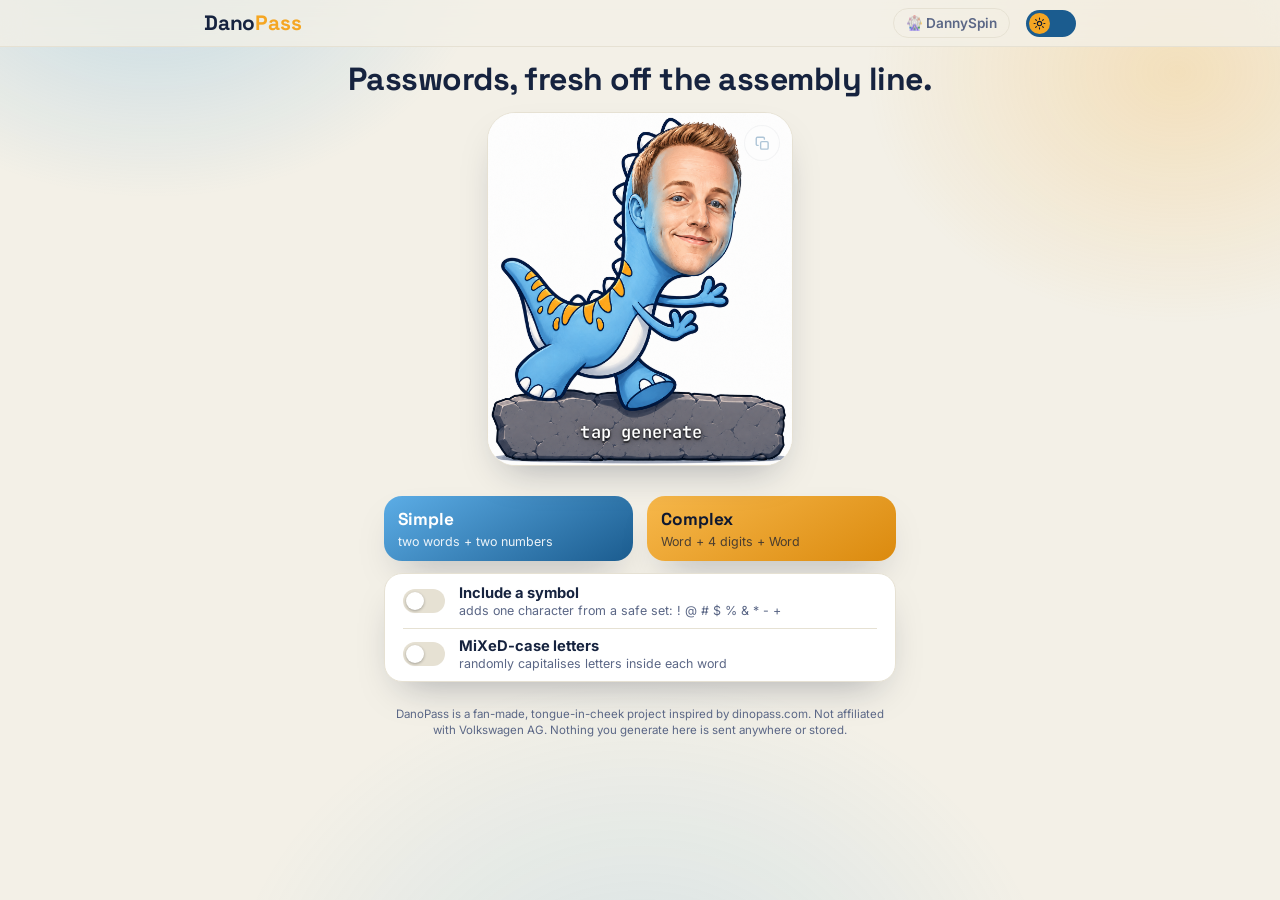
<file: index.html>
<!DOCTYPE html>
<html lang="en">
<head>
<meta charset="UTF-8">
<meta name="viewport" content="width=device-width, initial-scale=1.0">
<title>DanoPass — VW-Powered Password Generator</title>
<meta name="description" content="A fun VW-themed twist on password generators. Generate simple or complex passwords built from Volkswagen and car words.">
<link rel="icon" href="assets/dano.png">
<link rel="preconnect" href="https://fonts.googleapis.com">
<link rel="preconnect" href="https://fonts.gstatic.com" crossorigin>
<link href="https://fonts.googleapis.com/css2?family=Space+Grotesk:wght@500;600;700&family=Inter:wght@400;500;600;700;800&family=JetBrains+Mono:wght@600;700&display=swap" rel="stylesheet">
<link rel="stylesheet" href="style.css">
</head>
<body>

<div class="bg-glow" aria-hidden="true"></div>

<header class="topbar">
  <div class="topbar-inner">
    <div class="brand">Dano<span class="accent">Pass</span></div>
    <div class="topbar-right">
      <a class="nav-link" href="/dannyspin/">🎡 DannySpin</a>
      <button id="themeToggle" class="theme-toggle" type="button" aria-label="Toggle dark mode" aria-pressed="false">
      <span class="theme-toggle-track">
        <span class="theme-toggle-thumb">
          <svg id="themeIconSun" viewBox="0 0 24 24" width="13" height="13" fill="none" stroke="currentColor" stroke-width="2" stroke-linecap="round"><circle cx="12" cy="12" r="4"/><path d="M12 2v2M12 20v2M4.9 4.9l1.4 1.4M17.7 17.7l1.4 1.4M2 12h2M20 12h2M4.9 19.1l1.4-1.4M17.7 6.3l1.4-1.4"/></svg>
          <svg id="themeIconMoon" viewBox="0 0 24 24" width="13" height="13" fill="none" stroke="currentColor" stroke-width="2" stroke-linecap="round" stroke-linejoin="round"><path d="M21 12.8A9 9 0 1 1 11.2 3a7 7 0 0 0 9.8 9.8Z"/></svg>
        </span>
      </span>
    </button>
    </div>
  </div>
</header>

<main>
  <section class="hero">
    <h1 class="hero-title">Passwords, fresh off the assembly line.</h1>

    <div class="mascot-card">
      <img class="mascot" src="assets/dano.png" alt="DanoPass mascot — a friendly blue dinosaur with a human face, standing on a stone slab" width="1165" height="1350">
      <span class="eye-socket" id="eyeSocketLeft" aria-hidden="true"></span>
      <span class="eye-pupil" id="eyePupilLeft" aria-hidden="true"></span>
      <span class="eye-socket" id="eyeSocketRight" aria-hidden="true"></span>
      <span class="eye-pupil" id="eyePupilRight" aria-hidden="true"></span>
      <div class="stone-password" id="passwordOutput" aria-live="polite">tap&nbsp;generate</div>
      <button id="copyBtn" class="copy-chip" type="button" aria-label="Copy password to clipboard" disabled>
        <svg viewBox="0 0 24 24" width="15" height="15" fill="none" stroke="currentColor" stroke-width="2.2" stroke-linecap="round" stroke-linejoin="round"><rect x="9" y="9" width="12" height="12" rx="2"/><path d="M5 15H4a2 2 0 0 1-2-2V4a2 2 0 0 1 2-2h9a2 2 0 0 1 2 2v1"/></svg>
      </button>
    </div>
    <p id="copyHint" class="copy-hint">&nbsp;</p>
  </section>

  <section class="generator" aria-label="Password generator">
    <div class="buttons">
      <button id="simpleBtn" class="btn btn-blue" type="button">
        <span class="btn-title">Simple</span>
        <span class="btn-sub">two words + two numbers</span>
      </button>
      <button id="complexBtn" class="btn btn-orange" type="button">
        <span class="btn-title">Complex</span>
        <span class="btn-sub">Word + 4 digits + Word</span>
      </button>
    </div>

    <div class="options">
      <label class="switch-row">
        <span class="switch">
          <input type="checkbox" id="symbolsToggle">
          <span class="switch-track"><span class="switch-thumb"></span></span>
        </span>
        <span class="switch-label">
          <span class="switch-title">Include a symbol</span>
          <span class="switch-desc">adds one character from a safe set: ! @ # $ % &amp; * - +</span>
        </span>
      </label>
      <label class="switch-row">
        <span class="switch">
          <input type="checkbox" id="mixedCaseToggle">
          <span class="switch-track"><span class="switch-thumb"></span></span>
        </span>
        <span class="switch-label">
          <span class="switch-title">MiXeD-case letters</span>
          <span class="switch-desc">randomly capitalises letters inside each word</span>
        </span>
      </label>
    </div>
  </section>
</main>

<footer class="site-footer">
  <p>DanoPass is a fan-made, tongue-in-cheek project inspired by dinopass.com. Not affiliated with Volkswagen AG. Nothing you generate here is sent anywhere or stored.</p>
</footer>

<script src="script.js"></script>
</body>
</html>
</file>
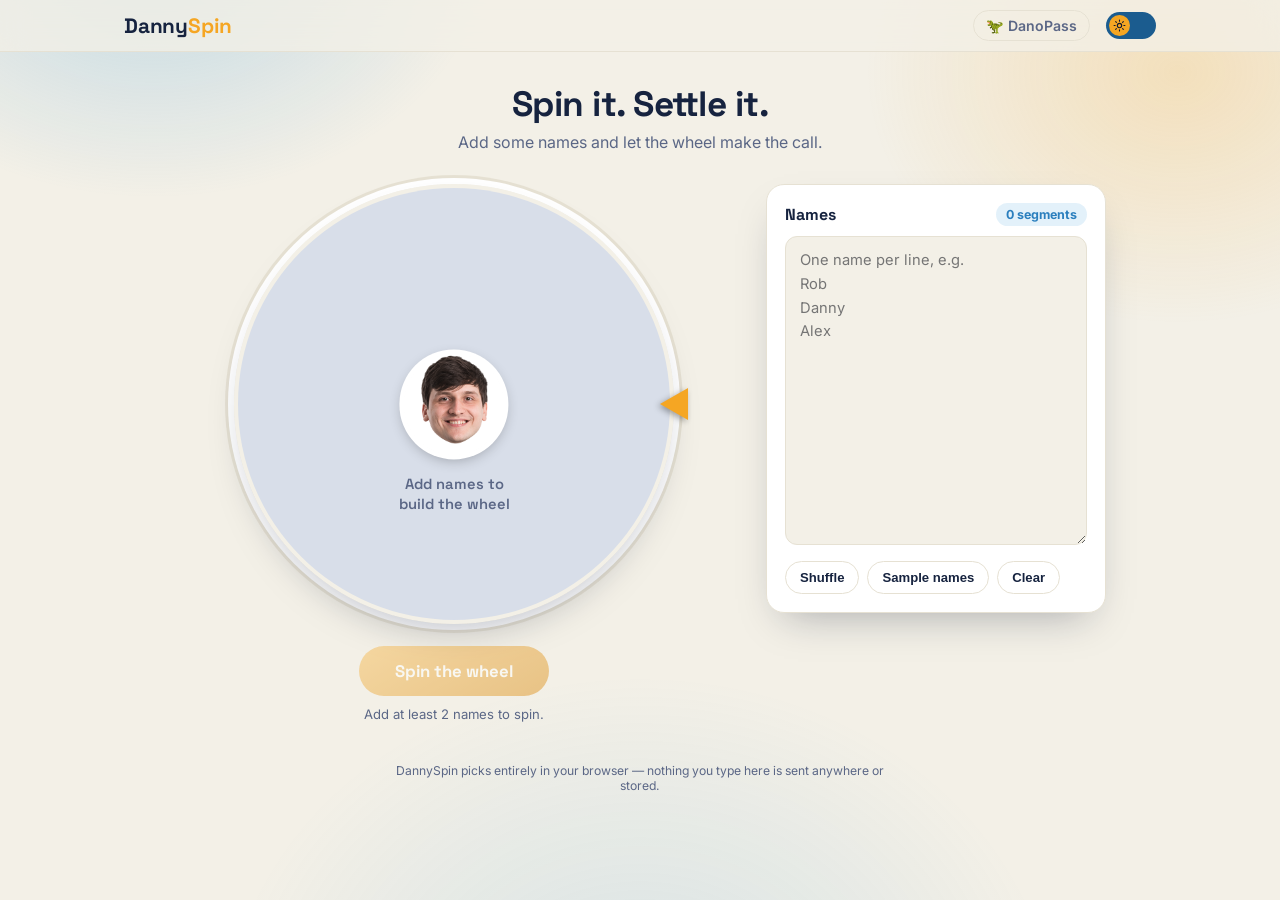
<file: dannyspin/index.html>
<!DOCTYPE html>
<html lang="en">
<head>
<meta charset="UTF-8">
<meta name="viewport" content="width=device-width, initial-scale=1.0">
<title>DannySpin — spin the wheel</title>
<meta name="description" content="Enter names, spin the wheel, and let it pick a random winner.">
<link rel="icon" href="assets/danny.png">
<link rel="preconnect" href="https://fonts.googleapis.com">
<link rel="preconnect" href="https://fonts.gstatic.com" crossorigin>
<link href="https://fonts.googleapis.com/css2?family=Space+Grotesk:wght@500;600;700&family=Inter:wght@400;500;600;700;800&display=swap" rel="stylesheet">
<link rel="stylesheet" href="style.css">
</head>
<body>

<div class="bg-glow" aria-hidden="true"></div>

<header class="topbar">
  <div class="topbar-inner">
    <div class="brand">Danny<span class="accent">Spin</span></div>
    <div class="topbar-right">
      <a class="nav-link" href="/">🦖 DanoPass</a>
      <button id="themeToggle" class="theme-toggle" type="button" aria-label="Toggle dark mode" aria-pressed="false">
        <span class="theme-toggle-track">
          <span class="theme-toggle-thumb">
            <svg id="themeIconSun" viewBox="0 0 24 24" width="13" height="13" fill="none" stroke="currentColor" stroke-width="2" stroke-linecap="round"><circle cx="12" cy="12" r="4"/><path d="M12 2v2M12 20v2M4.9 4.9l1.4 1.4M17.7 17.7l1.4 1.4M2 12h2M20 12h2M4.9 19.1l1.4-1.4M17.7 6.3l1.4-1.4"/></svg>
            <svg id="themeIconMoon" viewBox="0 0 24 24" width="13" height="13" fill="none" stroke="currentColor" stroke-width="2" stroke-linecap="round" stroke-linejoin="round"><path d="M21 12.8A9 9 0 1 1 11.2 3a7 7 0 0 0 9.8 9.8Z"/></svg>
          </span>
        </span>
      </button>
    </div>
  </div>
</header>

<main>
  <section class="hero">
    <h1 class="hero-title">Spin it. Settle it.</h1>
    <p class="tagline">Add some names and let the wheel make the call.</p>
  </section>

  <section class="spin-layout">

    <div class="wheel-col">
      <div class="wheel-wrap" id="wheelWrap">
        <div class="wheel-pointer" aria-hidden="true"></div>
        <canvas id="wheelCanvas" width="600" height="600"></canvas>
        <div class="wheel-hub">
          <img src="assets/danny.png" alt="" class="wheel-hub-img">
        </div>
        <p class="wheel-empty-state" id="wheelEmptyState">Add names to<br>build the wheel</p>
      </div>
      <button id="spinBtn" class="btn-spin" type="button">Spin the wheel</button>
      <p id="spinHint" class="spin-hint">Add at least 2 names to spin.</p>
    </div>

    <div class="entries-col">
      <div class="entries-card">
        <div class="entries-head">
          <span class="entries-title">Names</span>
          <span class="entries-count" id="entriesCount">0 segments</span>
        </div>
        <textarea id="entriesInput" class="entries-textarea" rows="12" spellcheck="false"
          placeholder="One name per line, e.g.&#10;Rob&#10;Danny&#10;Alex"></textarea>
        <div class="entries-actions">
          <button id="shuffleBtn" class="btn-chip" type="button">Shuffle</button>
          <button id="sampleBtn" class="btn-chip" type="button">Sample names</button>
          <button id="clearBtn" class="btn-chip btn-chip-danger" type="button">Clear</button>
        </div>
      </div>
    </div>

  </section>
</main>

<footer class="site-footer">
  <p>DannySpin picks entirely in your browser — nothing you type here is sent anywhere or stored.</p>
</footer>

<!-- Winner modal -->
<div class="modal-overlay" id="winnerOverlay" hidden>
  <div class="winner-card" role="dialog" aria-modal="true" aria-labelledby="winnerName">
    <div class="winner-glow" aria-hidden="true"></div>
    <p class="winner-trophy" aria-hidden="true">🏆</p>
    <p class="winner-eyebrow">And the wheel says...</p>
    <p class="winner-name" id="winnerName">—</p>
    <div class="winner-actions">
      <button id="spinAgainBtn" class="btn-spin btn-spin-small" type="button">Spin again</button>
      <button id="closeWinnerBtn" class="btn-chip" type="button">Close</button>
    </div>
  </div>
</div>

<canvas id="confettiCanvas" aria-hidden="true"></canvas>
<div id="winFlash" class="win-flash" aria-hidden="true"></div>

<script src="script.js"></script>
</body>
</html>
</file>
<file: style.css>
/* ---------- Tokens ---------- */
:root{
  --blue-400:#5CADE6;
  --blue-500:#3E9BDC;
  --blue-600:#2B7FBE;
  --blue-700:#1B5C8F;
  --orange-400:#F7B84B;
  --orange-500:#F5A623;
  --orange-600:#DB8A0E;
  --navy-900:#0F1830;
  --navy-800:#151F38;

  --bg:#F3F0E7;
  --surface:#FFFFFF;
  --surface-2:#FFFFFF;
  --stone-card-bg:#FCFCFC;
  --text:#16233F;
  --text-soft:#5B6786;
  --border:#E6E1D3;
  --shadow: 0 18px 40px -18px rgba(16,27,51,.35);
  color-scheme: light;
}

html[data-theme="dark"]{
  --bg:#0A1120;
  --surface:#131C33;
  --surface-2:#0F1830;
  --stone-card-bg:#FCFCFC;
  --text:#EEF1F8;
  --text-soft:#93A0C2;
  --border:#232F52;
  --shadow: 0 20px 46px -14px rgba(0,0,0,.6);
  color-scheme: dark;
}

*{box-sizing:border-box;}
html{scroll-behavior:smooth;}
body{
  margin:0;
  min-height:100vh;
  background:var(--bg);
  color:var(--text);
  font-family:'Inter', system-ui, sans-serif;
  transition:background .35s ease, color .35s ease;
  -webkit-font-smoothing:antialiased;
  position:relative;
  overflow-x:hidden;
}

/* soft mesh-style glow behind everything, sits fixed so it doesn't scroll away */
.bg-glow{
  position:fixed; inset:0; z-index:-1; pointer-events:none;
  background:
    radial-gradient(560px 420px at 12% -6%, rgba(62,155,220,.28), transparent 60%),
    radial-gradient(520px 420px at 92% 8%, rgba(245,166,35,.22), transparent 60%),
    radial-gradient(700px 600px at 50% 115%, rgba(62,155,220,.16), transparent 60%);
}
html[data-theme="dark"] .bg-glow{
  background:
    radial-gradient(560px 420px at 12% -6%, rgba(62,155,220,.22), transparent 60%),
    radial-gradient(520px 420px at 92% 8%, rgba(245,166,35,.14), transparent 60%),
    radial-gradient(700px 600px at 50% 115%, rgba(62,155,220,.12), transparent 60%);
}

/* ---------- Topbar ---------- */
.topbar{
  position:sticky; top:0; z-index:20;
  background:color-mix(in srgb, var(--bg) 78%, transparent);
  backdrop-filter:blur(14px);
  border-bottom:1px solid var(--border);
}
.topbar-inner{
  max-width:920px; margin:0 auto;
  display:flex; align-items:center; justify-content:space-between;
  padding:8px 24px;
}
.brand{
  font-family:'Space Grotesk', sans-serif;
  font-weight:700;
  font-size:1.3rem;
  letter-spacing:-.2px;
}
.brand .accent{color:var(--orange-500);}
.topbar-right{display:flex; align-items:center; gap:16px;}
.nav-link{
  font-weight:600;
  font-size:.85rem;
  color:var(--text-soft);
  text-decoration:none;
  padding:6px 12px;
  border-radius:999px;
  border:1px solid var(--border);
  transition:color .15s ease, border-color .15s ease;
  white-space:nowrap;
}
.nav-link:hover{color:var(--blue-600); border-color:var(--blue-500);}

.theme-toggle{background:none; border:none; padding:0; cursor:pointer;}
.theme-toggle-track{
  display:flex; align-items:center;
  width:50px; height:27px; border-radius:999px;
  background:var(--blue-700);
  padding:3px;
  transition:background .3s ease;
}
html[data-theme="dark"] .theme-toggle-track{background:var(--navy-800); border:1px solid var(--border);}
.theme-toggle-thumb{
  width:21px; height:21px; border-radius:999px;
  background:var(--orange-500);
  display:flex; align-items:center; justify-content:center;
  color:var(--navy-900);
  transform:translateX(0);
  transition:transform .3s ease, background .3s ease;
  position:relative;
}
html[data-theme="dark"] .theme-toggle-thumb{ transform:translateX(23px); background:var(--blue-500); color:#0D1526;}
.theme-toggle-thumb svg{transition:opacity .2s ease;}
#themeIconSun{opacity:1; position:relative;}
#themeIconMoon{opacity:0; position:absolute;}
html[data-theme="dark"] #themeIconSun{opacity:0;}
html[data-theme="dark"] #themeIconMoon{opacity:1; position:relative;}

/* ---------- Hero ---------- */
.hero{
  max-width:640px;
  margin:0 auto;
  text-align:center;
  padding:14px 24px 0;
}
.hero-title{
  font-family:'Space Grotesk', sans-serif;
  font-size:clamp(1.4rem, 4.4vw, 2rem);
  line-height:1.15;
  margin:0;
  letter-spacing:-.5px;
}

/* ---------- Mascot card with on-stone password ---------- */
.mascot-card{
  container-type: inline-size;
  position:relative;
  width:min(320px, 78vw, 34vh);
  margin:14px auto 0;
  background:var(--stone-card-bg);
  border-radius:28px;
  overflow:hidden;
  box-shadow:var(--shadow);
  border:1px solid var(--border);
}
.mascot{
  display:block;
  width:100%;
  height:auto;
}
.eye-socket{
  position:absolute;
  border-radius:50%;
  transform:translate(-50%, -50%);
  background:radial-gradient(circle at 40% 35%, #aeb6c4 0%, #7d8494 32%, #4b5261 62%, #262a33 100%);
  box-shadow:0 0 0 1px rgba(0,0,0,.15);
  pointer-events:none;
}
.eye-pupil{
  position:absolute;
  border-radius:50%;
  background:radial-gradient(circle at 34% 30%, #5b616e 0%, #1c1f26 55%, #050508 100%);
  transform:translate(-50%, -50%);
  transition:transform .05s linear;
  will-change:transform;
  pointer-events:none;
}
.eye-pupil::after{
  content:"";
  position:absolute;
  top:20%; left:22%;
  width:32%; height:32%;
  border-radius:50%;
  background:rgba(255,255,255,.92);
}
.stone-password{
  position:absolute;
  left:8.5%; right:7.5%;
  top:84%; bottom:2.5%;
  display:flex;
  align-items:center;
  justify-content:center;
  text-align:center;
  color:#FFFFFF;
  text-shadow:
    0 1px 3px rgba(0,0,0,.75),
    0 0 8px rgba(0,0,0,.45),
    0 2px 0 rgba(0,0,0,.35);
  -webkit-text-stroke:.4px rgba(0,0,0,.25);
  font-family:'JetBrains Mono', monospace;
  font-weight:700;
  line-height:1.15;
  letter-spacing:.01em;
  word-break:break-word;
  overflow-wrap:break-word;
  font-size:clamp(.6rem, 5.6cqw, 1.3rem);
  padding:0 4px;
  user-select:all;
}
.copy-chip{
  position:absolute;
  top:12px; right:12px;
  width:36px; height:36px;
  border-radius:999px;
  border:1px solid rgba(22,35,63,.12);
  background:rgba(255,255,255,.85);
  backdrop-filter:blur(6px);
  color:var(--blue-700);
  display:flex; align-items:center; justify-content:center;
  cursor:pointer;
  transition:color .2s ease, transform .15s ease, background .2s ease;
}
.copy-chip:hover:not(:disabled){color:var(--orange-600); transform:translateY(-1px);}
.copy-chip:disabled{opacity:.35; cursor:not-allowed;}
.copy-hint{
  height:16px;
  margin:6px 0 0;
  text-align:center;
  font-size:.82rem;
  color:var(--orange-600);
  font-weight:700;
}

/* ---------- Generator ---------- */
.generator{
  max-width:560px;
  margin:0 auto;
  padding:8px 24px 0;
  display:flex; flex-direction:column; align-items:center; gap:12px;
}

.buttons{
  width:100%;
  display:grid;
  grid-template-columns:1fr 1fr;
  gap:14px;
}
.btn{
  border:none;
  border-radius:18px;
  padding:12px 14px;
  cursor:pointer;
  display:flex; flex-direction:column; gap:4px;
  color:#fff;
  font-family:'Inter', sans-serif;
  box-shadow:var(--shadow);
  transition:transform .15s ease, filter .15s ease;
}
.btn:hover{transform:translateY(-2px); filter:brightness(1.06);}
.btn:active{transform:translateY(0px) scale(.98);}
.btn-title{font-family:'Space Grotesk', sans-serif; font-weight:700; font-size:1.08rem;}
.btn-sub{font-size:.78rem; opacity:.9;}
.btn-blue{background:linear-gradient(150deg, var(--blue-400), var(--blue-700));}
.btn-orange{background:linear-gradient(150deg, var(--orange-400), var(--orange-600)); color:var(--navy-900);}
.btn-orange .btn-sub{color:var(--navy-900); opacity:.72;}

/* Options / switches */
.options{
  width:100%;
  display:flex;
  flex-direction:column;
  gap:2px;
  background:var(--surface);
  border:1px solid var(--border);
  border-radius:18px;
  padding:2px 18px;
  box-shadow:var(--shadow);
}
.switch-row{display:flex; align-items:center; gap:14px; padding:8px 0; cursor:pointer;}
.switch-row + .switch-row{border-top:1px solid var(--border);}
.switch input{position:absolute; opacity:0; width:1px; height:1px;}
.switch-track{
  display:block; width:42px; height:24px; border-radius:999px;
  background:var(--border); position:relative; transition:background .2s ease; flex-shrink:0;
}
.switch-thumb{
  position:absolute; top:3px; left:3px; width:18px; height:18px; border-radius:999px;
  background:#fff; box-shadow:0 1px 3px rgba(0,0,0,.3); transition:transform .2s ease;
}
.switch input:checked + .switch-track{background:var(--blue-500);}
.switch input:checked + .switch-track .switch-thumb{transform:translateX(18px);}
.switch input:focus-visible + .switch-track{outline:2px solid var(--orange-500); outline-offset:2px;}
.switch-label{display:flex; flex-direction:column; gap:1px;}
.switch-title{font-weight:700; font-size:.92rem;}
.switch-desc{font-size:.78rem; color:var(--text-soft);}

/* ---------- Footer ---------- */
.site-footer{
  text-align:center;
  max-width:560px;
  margin:0 auto;
  padding:12px 24px 18px;
  font-size:.72rem;
  line-height:1.4;
  color:var(--text-soft);
}

/* ---------- Focus states ---------- */
button:focus-visible{outline:2px solid var(--orange-500); outline-offset:3px;}

/* ---------- Responsive ---------- */
@media (max-width:420px){
  .buttons{grid-template-columns:1fr;}
  .nav-link{font-size:.72rem; padding:5px 9px;}
  .topbar-right{gap:10px;}
}

/* ---------- Reduced motion ---------- */
@media (prefers-reduced-motion: reduce){
  *{transition:none !important; scroll-behavior:auto !important;}
}
</file>
<file: dannyspin/style.css>
/* ---------- Tokens (shared language with DanoPass) ---------- */
:root{
  --blue-400:#5CADE6;
  --blue-500:#3E9BDC;
  --blue-600:#2B7FBE;
  --blue-700:#1B5C8F;
  --orange-400:#F7B84B;
  --orange-500:#F5A623;
  --orange-600:#DB8A0E;
  --navy-900:#0F1830;
  --navy-800:#151F38;

  --bg:#F3F0E7;
  --surface:#FFFFFF;
  --text:#16233F;
  --text-soft:#5B6786;
  --border:#E6E1D3;
  --shadow: 0 18px 40px -18px rgba(16,27,51,.35);
  color-scheme: light;
}

html[data-theme="dark"]{
  --bg:#0A1120;
  --surface:#131C33;
  --text:#EEF1F8;
  --text-soft:#93A0C2;
  --border:#232F52;
  --shadow: 0 20px 46px -14px rgba(0,0,0,.6);
  color-scheme: dark;
}

*{box-sizing:border-box;}
html{scroll-behavior:smooth;}
body{
  margin:0;
  min-height:100vh;
  background:var(--bg);
  color:var(--text);
  font-family:'Inter', system-ui, sans-serif;
  transition:background .35s ease, color .35s ease;
  -webkit-font-smoothing:antialiased;
  position:relative;
  overflow-x:hidden;
}

.bg-glow{
  position:fixed; inset:0; z-index:-1; pointer-events:none;
  background:
    radial-gradient(560px 420px at 12% -6%, rgba(62,155,220,.28), transparent 60%),
    radial-gradient(520px 420px at 92% 8%, rgba(245,166,35,.22), transparent 60%),
    radial-gradient(700px 600px at 50% 115%, rgba(62,155,220,.16), transparent 60%);
}
html[data-theme="dark"] .bg-glow{
  background:
    radial-gradient(560px 420px at 12% -6%, rgba(62,155,220,.22), transparent 60%),
    radial-gradient(520px 420px at 92% 8%, rgba(245,166,35,.14), transparent 60%),
    radial-gradient(700px 600px at 50% 115%, rgba(62,155,220,.12), transparent 60%);
}

/* ---------- Topbar ---------- */
.topbar{
  position:sticky; top:0; z-index:20;
  background:color-mix(in srgb, var(--bg) 78%, transparent);
  backdrop-filter:blur(14px);
  border-bottom:1px solid var(--border);
}
.topbar-inner{
  max-width:1080px; margin:0 auto;
  display:flex; align-items:center; justify-content:space-between;
  padding:10px 24px;
}
.brand{
  font-family:'Space Grotesk', sans-serif;
  font-weight:700;
  font-size:1.3rem;
  letter-spacing:-.2px;
}
.brand .accent{color:var(--orange-500);}
.topbar-right{display:flex; align-items:center; gap:16px;}
.nav-link{
  font-weight:600;
  font-size:.88rem;
  color:var(--text-soft);
  text-decoration:none;
  padding:6px 12px;
  border-radius:999px;
  border:1px solid var(--border);
  transition:color .15s ease, border-color .15s ease;
}
.nav-link:hover{color:var(--blue-600); border-color:var(--blue-500);}

.theme-toggle{background:none; border:none; padding:0; cursor:pointer;}
.theme-toggle-track{
  display:flex; align-items:center;
  width:50px; height:27px; border-radius:999px;
  background:var(--blue-700);
  padding:3px;
  transition:background .3s ease;
}
html[data-theme="dark"] .theme-toggle-track{background:var(--navy-800); border:1px solid var(--border);}
.theme-toggle-thumb{
  width:21px; height:21px; border-radius:999px;
  background:var(--orange-500);
  display:flex; align-items:center; justify-content:center;
  color:var(--navy-900);
  transform:translateX(0);
  transition:transform .3s ease, background .3s ease;
  position:relative;
}
html[data-theme="dark"] .theme-toggle-thumb{ transform:translateX(23px); background:var(--blue-500); color:#0D1526;}
#themeIconSun{opacity:1; position:relative;}
#themeIconMoon{opacity:0; position:absolute;}
html[data-theme="dark"] #themeIconSun{opacity:0;}
html[data-theme="dark"] #themeIconMoon{opacity:1; position:relative;}

/* ---------- Hero ---------- */
.hero{
  max-width:640px;
  margin:0 auto;
  text-align:center;
  padding:32px 24px 4px;
}
.hero-title{
  font-family:'Space Grotesk', sans-serif;
  font-size:clamp(1.6rem, 4.6vw, 2.2rem);
  line-height:1.15;
  margin:0 0 8px;
  letter-spacing:-.5px;
}
.tagline{
  font-size:1rem;
  color:var(--text-soft);
  margin:0;
}

/* ---------- Layout ---------- */
.spin-layout{
  max-width:980px;
  margin:0 auto;
  padding:28px 24px 8px;
  display:grid;
  grid-template-columns:1fr 340px;
  gap:32px;
  align-items:start;
}
@media (max-width: 860px){
  .spin-layout{grid-template-columns:1fr; max-width:520px;}
}
@media (max-width:420px){
  .nav-link{font-size:.72rem; padding:5px 9px;}
  .topbar-right{gap:10px;}
}

/* ---------- Wheel ---------- */
.wheel-col{display:flex; flex-direction:column; align-items:center;}
.wheel-wrap{
  position:relative;
  width:min(440px, 100%);
  aspect-ratio:1/1;
  margin-bottom:22px;
}
#wheelCanvas{
  width:100%;
  height:100%;
  display:block;
  border-radius:50%;
  box-shadow:var(--shadow), 0 0 0 6px var(--surface), 0 0 0 9px var(--border);
  transform:rotate(0deg);
}
.wheel-pointer{
  position:absolute;
  top:50%; right:-14px;
  width:0; height:0;
  transform:translateY(-50%);
  border-top:16px solid transparent;
  border-bottom:16px solid transparent;
  border-right:28px solid var(--orange-500);
  filter:drop-shadow(-2px 2px 3px rgba(0,0,0,.35));
  z-index:5;
}
.wheel-hub{
  position:absolute;
  top:50%; left:50%;
  width:23%; height:23%;
  transform:translate(-50%, -50%);
  border-radius:50%;
  overflow:hidden;
  background:var(--surface);
  box-shadow:0 0 0 4px var(--surface), 0 4px 14px rgba(0,0,0,.3);
  z-index:4;
}
.wheel-hub-img{
  width:100%; height:100%;
  object-fit:cover;
  display:block;
}
.wheel-empty-state{
  position:absolute;
  top:66%;
  left:50%;
  transform:translate(-50%, 0);
  width:70%;
  margin:0;
  text-align:center;
  font-family:'Space Grotesk', sans-serif;
  font-weight:600;
  font-size:.92rem;
  line-height:1.35;
  color:var(--text-soft);
  pointer-events:none;
  z-index:3;
  transition:opacity .2s ease;
}
.wheel-empty-state[hidden]{display:none;}

/* pulses around the wheel the instant it stops, before the modal appears */
.wheel-wrap.celebrate #wheelCanvas{
  animation:wheelPulse .7s ease-out;
}
@keyframes wheelPulse{
  0%{ box-shadow:var(--shadow), 0 0 0 6px var(--surface), 0 0 0 9px var(--border); }
  35%{ box-shadow:var(--shadow), 0 0 0 6px var(--surface), 0 0 0 9px var(--orange-500), 0 0 40px 10px rgba(245,166,35,.65); }
  100%{ box-shadow:var(--shadow), 0 0 0 6px var(--surface), 0 0 0 9px var(--border); }
}

.btn-spin{
  border:none;
  border-radius:999px;
  padding:14px 36px;
  font-family:'Space Grotesk', sans-serif;
  font-weight:700;
  font-size:1.05rem;
  color:#fff;
  background:linear-gradient(150deg, var(--orange-400), var(--orange-600));
  cursor:pointer;
  box-shadow:var(--shadow);
  transition:transform .15s ease, filter .15s ease, opacity .15s ease;
}
.btn-spin:hover:not(:disabled){transform:translateY(-2px); filter:brightness(1.05);}
.btn-spin:active:not(:disabled){transform:translateY(0) scale(.98);}
.btn-spin:disabled{opacity:.45; cursor:not-allowed; box-shadow:none;}
.btn-spin-small{padding:10px 24px; font-size:.92rem;}

.spin-hint{
  margin:10px 0 0;
  font-size:.82rem;
  color:var(--text-soft);
  min-height:1.2em;
}

/* ---------- Entries panel ---------- */
.entries-card{
  background:var(--surface);
  border:1px solid var(--border);
  border-radius:18px;
  padding:18px;
  box-shadow:var(--shadow);
  transition:opacity .2s ease;
}
.entries-card.locked{
  opacity:.6;
}
.entries-card.locked .entries-textarea{
  cursor:not-allowed;
}
.entries-head{
  display:flex; align-items:center; justify-content:space-between;
  margin-bottom:10px;
}
.entries-title{font-family:'Space Grotesk', sans-serif; font-weight:700; font-size:1rem;}
.entries-count{
  font-size:.78rem;
  font-weight:700;
  color:var(--blue-600);
  background:color-mix(in srgb, var(--blue-500) 14%, transparent);
  padding:4px 10px;
  border-radius:999px;
}
html[data-theme="dark"] .entries-count{color:var(--blue-400);}
.entries-textarea{
  width:100%;
  resize:vertical;
  min-height:220px;
  border-radius:12px;
  border:1px solid var(--border);
  background:var(--bg);
  color:var(--text);
  font-family:'Inter', sans-serif;
  font-size:.92rem;
  line-height:1.6;
  padding:12px 14px;
}
.entries-textarea:focus{outline:2px solid var(--blue-500); outline-offset:1px;}
.entries-textarea:disabled{opacity:.7;}

.entries-actions{
  display:flex; flex-wrap:wrap; gap:8px;
  margin-top:12px;
}
.btn-chip{
  border:1px solid var(--border);
  background:var(--surface);
  color:var(--text);
  font-size:.82rem;
  font-weight:600;
  padding:8px 14px;
  border-radius:999px;
  cursor:pointer;
  transition:border-color .15s ease, color .15s ease;
}
.btn-chip:hover{border-color:var(--blue-500); color:var(--blue-600);}
.btn-chip:disabled{opacity:.5; cursor:not-allowed; border-color:var(--border); color:var(--text-soft);}
.btn-chip-danger:hover{border-color:#e0554b; color:#e0554b;}

/* ---------- Footer ---------- */
.site-footer{
  text-align:center;
  max-width:560px;
  margin:0 auto;
  padding:20px 24px 40px;
  font-size:.76rem;
  color:var(--text-soft);
}

/* ---------- Winner modal ---------- */
.modal-overlay{
  position:fixed; inset:0;
  background:rgba(10,15,26,.55);
  backdrop-filter:blur(4px);
  display:flex; align-items:center; justify-content:center;
  z-index:50;
  padding:24px;
}
.modal-overlay[hidden]{display:none;}
.winner-card{
  position:relative;
  background:var(--surface);
  border-radius:24px;
  padding:40px 32px 32px;
  max-width:380px;
  width:100%;
  text-align:center;
  box-shadow:0 30px 70px -18px rgba(0,0,0,.55);
  animation:winnerPop .5s cubic-bezier(.34,1.56,.64,1);
  overflow:hidden;
}
@keyframes winnerPop{
  0%{ transform:scale(.6) rotate(-6deg); opacity:0; }
  60%{ transform:scale(1.05) rotate(2deg); opacity:1; }
  100%{ transform:scale(1) rotate(0deg); opacity:1; }
}
.winner-glow{
  position:absolute;
  top:50%; left:50%;
  width:220%; height:220%;
  transform:translate(-50%,-50%);
  background:radial-gradient(circle, rgba(245,166,35,.35), rgba(245,166,35,0) 60%);
  animation:glowPulse 2.2s ease-in-out infinite;
  pointer-events:none;
  z-index:0;
}
@keyframes glowPulse{
  0%,100%{ opacity:.5; transform:translate(-50%,-50%) scale(.9); }
  50%{ opacity:1; transform:translate(-50%,-50%) scale(1.08); }
}
.winner-trophy{
  position:relative;
  z-index:1;
  margin:0 0 4px;
  font-size:2.6rem;
  animation:trophyBounce .7s cubic-bezier(.34,1.56,.64,1) .15s both;
}
@keyframes trophyBounce{
  0%{ transform:translateY(-30px) scale(.5); opacity:0; }
  70%{ transform:translateY(4px) scale(1.1); opacity:1; }
  100%{ transform:translateY(0) scale(1); opacity:1; }
}
.winner-eyebrow{
  position:relative; z-index:1;
  margin:0 0 6px;
  font-size:.82rem;
  font-weight:700;
  letter-spacing:.4px;
  text-transform:uppercase;
  color:var(--orange-600);
}
.winner-name{
  position:relative; z-index:1;
  font-family:'Space Grotesk', sans-serif;
  font-weight:700;
  font-size:clamp(1.7rem, 6.5vw, 2.4rem);
  margin:0 0 22px;
  word-break:break-word;
  background:linear-gradient(100deg, var(--orange-600) 20%, var(--orange-400) 40%, #fff 50%, var(--orange-400) 60%, var(--orange-600) 80%);
  background-size:250% 100%;
  -webkit-background-clip:text;
  background-clip:text;
  -webkit-text-fill-color:transparent;
  animation:shine 2.4s linear infinite;
}
@keyframes shine{
  0%{ background-position:200% 0; }
  100%{ background-position:-200% 0; }
}
.winner-actions{
  position:relative; z-index:1;
  display:flex; gap:10px; justify-content:center; flex-wrap:wrap;
}

/* ---------- Confetti ---------- */
#confettiCanvas{
  position:fixed; inset:0;
  width:100vw; height:100vh;
  pointer-events:none;
  z-index:60;
}

/* ---------- Win flash ---------- */
.win-flash{
  position:fixed; inset:0;
  background:radial-gradient(circle at 50% 40%, rgba(255,235,190,.9), rgba(245,166,35,.35) 45%, rgba(245,166,35,0) 75%);
  opacity:0;
  pointer-events:none;
  z-index:55;
}
.win-flash.fire{
  animation:winFlash .6s ease-out;
}
@keyframes winFlash{
  0%{ opacity:0; }
  15%{ opacity:1; }
  100%{ opacity:0; }
}

/* ---------- Focus / motion ---------- */
button:focus-visible, a:focus-visible{outline:2px solid var(--orange-500); outline-offset:3px;}
@media (prefers-reduced-motion: reduce){
  *{transition:none !important; scroll-behavior:auto !important; animation-duration:.01ms !important;}
}
</file>
